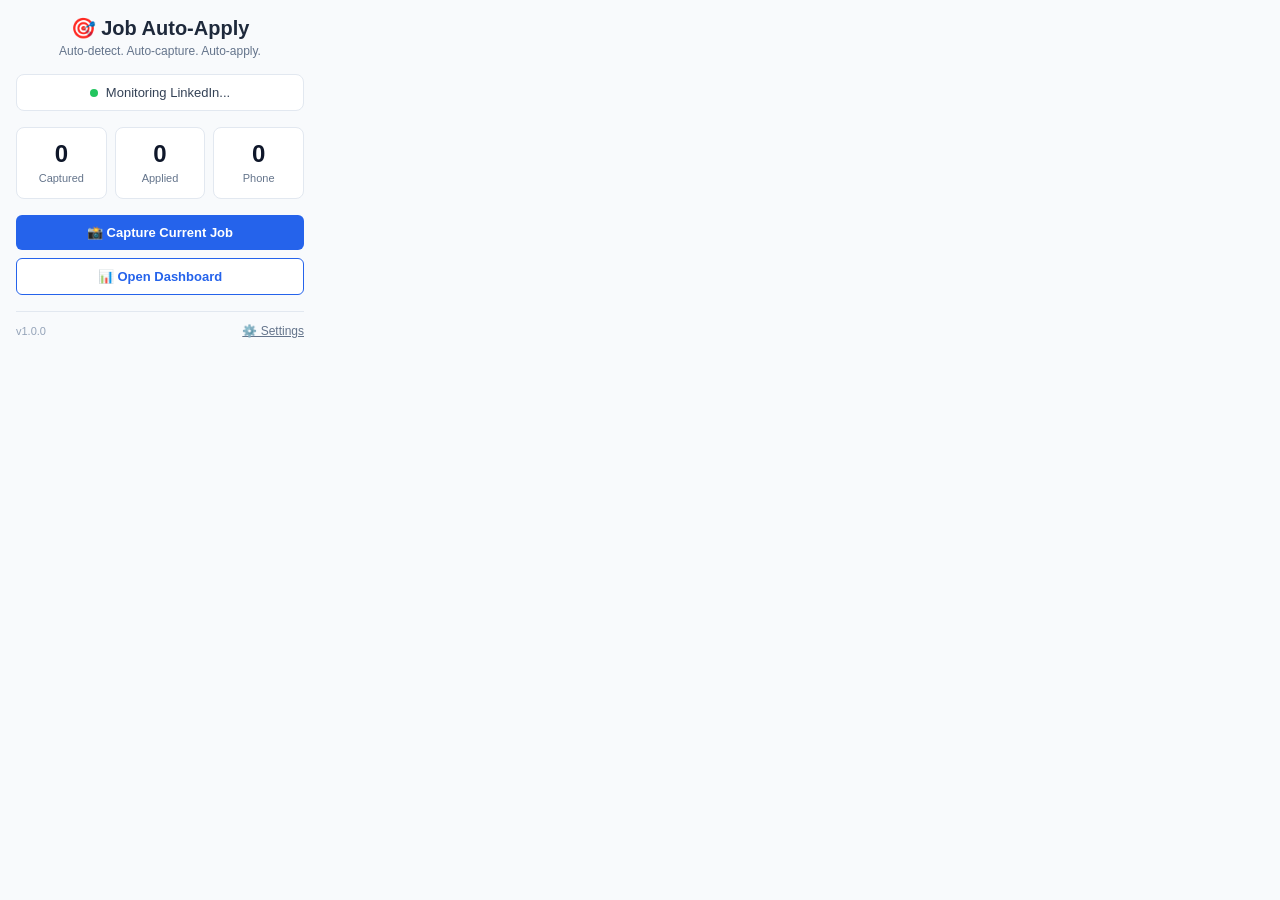
<file: extension/popup.html>
<!DOCTYPE html>
<html lang="en">
<head>
    <meta charset="UTF-8">
    <meta name="viewport" content="width=device-width, initial-scale=1.0">
    <title>Job Auto-Apply</title>
    <link rel="stylesheet" href="styles.css">
</head>
<body>
    <div class="popup-container">
        <header>
            <h1>🎯 Job Auto-Apply</h1>
            <p class="subtitle">Auto-detect. Auto-capture. Auto-apply.</p>
        </header>

        <div class="status-indicator" id="statusBar">
            <span class="status-dot"></span>
            <span id="statusText">Monitoring LinkedIn...</span>
        </div>

        <div class="stats-grid">
            <div class="stat-card">
                <span class="stat-number" id="capturedCount">0</span>
                <span class="stat-label">Captured</span>
            </div>
            <div class="stat-card">
                <span class="stat-number" id="appliedCount">0</span>
                <span class="stat-label">Applied</span>
            </div>
            <div class="stat-card">
                <span class="stat-number" id="phoneCount">0</span>
                <span class="stat-label">Phone</span>
            </div>
        </div>

        <div class="job-details" id="jobDetails" style="display: none;">
            <h3>Latest Captured Job</h3>
            <div class="detail-row">
                <label>Title:</label>
                <span id="jobTitle">-</span>
            </div>
            <div class="detail-row">
                <label>Company:</label>
                <span id="jobCompany">-</span>
            </div>
            <div class="detail-row">
                <label>Location:</label>
                <span id="jobLocation">-</span>
            </div>
            <div class="detail-row">
                <label>Contact:</label>
                <span id="jobContact">-</span>
            </div>
            <button id="applyBtn" class="btn-primary">📧 Send Application</button>
            <button id="viewDetailsBtn" class="btn-secondary">View Full Details</button>
        </div>

        <div class="actions">
            <button id="captureNowBtn" class="btn-primary">📸 Capture Current Job</button>
            <button id="openDashboardBtn" class="btn-secondary">📊 Open Dashboard</button>
        </div>

        <footer>
            <span class="version">v1.0.0</span>
            <button id="settingsBtn" class="link-btn">⚙️ Settings</button>
        </footer>
    </div>

    <script src="popup.js"></script>
</body>
</html>
</file>
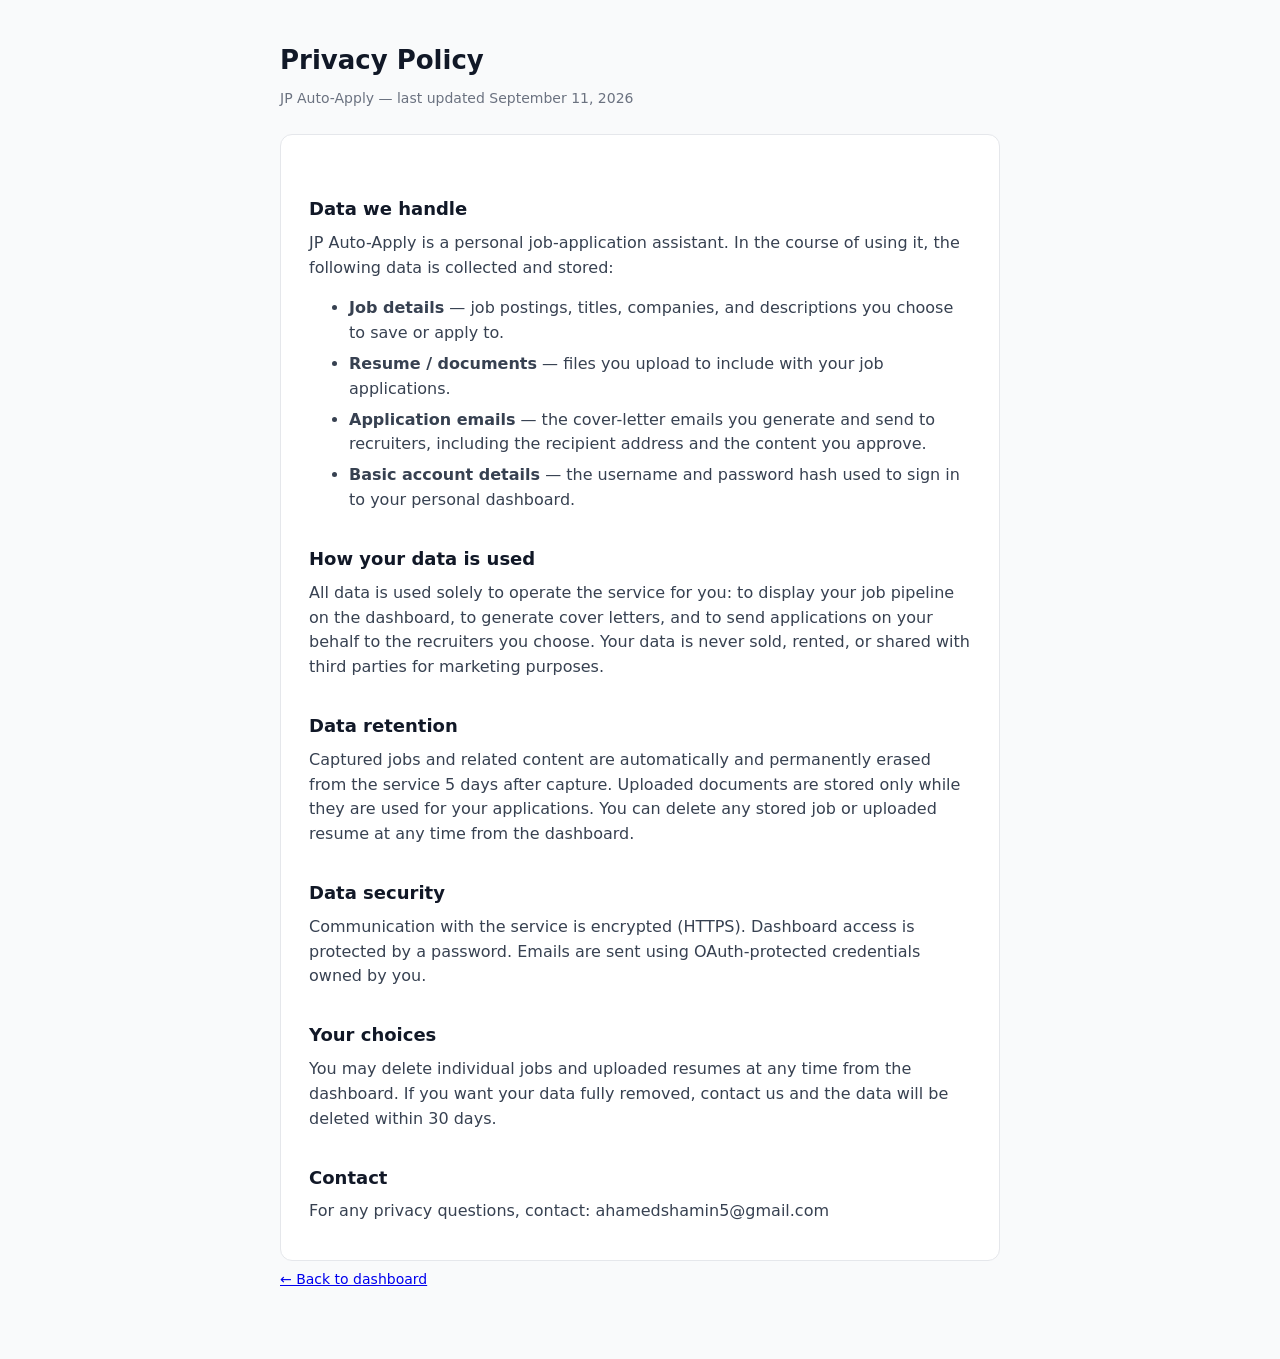
<file: backend/static/dashboard/privacy.html>
<!DOCTYPE html>
<html lang="en">
<head>
<meta charset="UTF-8">
<meta name="viewport" content="width=device-width, initial-scale=1.0">
<title>Privacy Policy — JP Auto-Apply</title>
<style>
  body{font-family:system-ui,-apple-system,"Segoe UI",Roboto,Arial,sans-serif;background:#f9fafb;color:#111827;margin:0;padding:0;line-height:1.55}
  .wrap{max-width:720px;margin:0 auto;padding:40px 20px 60px}
  h1{font-size:26px;margin:0 0 6px}
  h2{font-size:18px;margin:32px 0 8px}
  p{margin:8px 0;color:#374151}
  li{margin:6px 0;color:#374151}
  .muted{color:#6b7280;font-size:14px}
  .card{background:#fff;border:1px solid #e5e7eb;border-radius:12px;padding:28px;margin-top:24px}
</style>
</head>
<body>
<div class="wrap">
  <h1>Privacy Policy</h1>
  <p class="muted">JP Auto-Apply — last updated September 11, 2026</p>
  <div class="card">
    <h2>Data we handle</h2>
    <p>JP Auto-Apply is a personal job-application assistant. In the course of using it, the following data is collected and stored:</p>
    <ul>
      <li><strong>Job details</strong> — job postings, titles, companies, and descriptions you choose to save or apply to.</li>
      <li><strong>Resume / documents</strong> — files you upload to include with your job applications.</li>
      <li><strong>Application emails</strong> — the cover-letter emails you generate and send to recruiters, including the recipient address and the content you approve.</li>
      <li><strong>Basic account details</strong> — the username and password hash used to sign in to your personal dashboard.</li>
    </ul>

    <h2>How your data is used</h2>
    <p>All data is used solely to operate the service for you: to display your job pipeline on the dashboard, to generate cover letters, and to send applications on your behalf to the recruiters you choose. Your data is never sold, rented, or shared with third parties for marketing purposes.</p>

    <h2>Data retention</h2>
    <p>Captured jobs and related content are automatically and permanently erased from the service 5 days after capture. Uploaded documents are stored only while they are used for your applications. You can delete any stored job or uploaded resume at any time from the dashboard.</p>

    <h2>Data security</h2>
    <p>Communication with the service is encrypted (HTTPS). Dashboard access is protected by a password. Emails are sent using OAuth-protected credentials owned by you.</p>

    <h2>Your choices</h2>
    <p>You may delete individual jobs and uploaded resumes at any time from the dashboard. If you want your data fully removed, contact us and the data will be deleted within 30 days.</p>

    <h2>Contact</h2>
    <p>For any privacy questions, contact: ahamedshamin5@gmail.com</p>
  </div>
  <p class="muted"><a href="/dashboard">← Back to dashboard</a></p>
</div>
</body>
</html>
</file>
<file: extension/styles.css>
* {
    margin: 0;
    padding: 0;
    box-sizing: border-box;
}

body {
    font-family: -apple-system, BlinkMacSystemFont, 'Segoe UI', Roboto, sans-serif;
    width: 320px;
    background: #f8fafc;
}

.popup-container {
    padding: 16px;
}

header {
    text-align: center;
    margin-bottom: 16px;
}

header h1 {
    font-size: 20px;
    color: #1e293b;
    margin-bottom: 4px;
}

.subtitle {
    font-size: 12px;
    color: #64748b;
}

.status-indicator {
    display: flex;
    align-items: center;
    justify-content: center;
    gap: 8px;
    background: #fff;
    border: 1px solid #e2e8f0;
    border-radius: 8px;
    padding: 10px;
    margin-bottom: 16px;
}

.status-dot {
    width: 8px;
    height: 8px;
    border-radius: 50%;
    background: #22c55e;
    animation: pulse 2s infinite;
}

.status-dot.inactive {
    background: #f59e0b;
}

@keyframes pulse {
    0%, 100% { opacity: 1; }
    50% { opacity: 0.3; }
}

#statusText {
    font-size: 13px;
    color: #334155;
}

.stats-grid {
    display: grid;
    grid-template-columns: repeat(3, 1fr);
    gap: 8px;
    margin-bottom: 16px;
}

.stat-card {
    background: #fff;
    border: 1px solid #e2e8f0;
    border-radius: 8px;
    padding: 12px;
    text-align: center;
}

.stat-number {
    font-size: 24px;
    font-weight: 700;
    color: #0f172a;
    display: block;
}

.stat-label {
    font-size: 11px;
    color: #64748b;
}

.job-details {
    background: #fff;
    border: 1px solid #e2e8f0;
    border-radius: 8px;
    padding: 12px;
    margin-bottom: 16px;
}

.job-details h3 {
    font-size: 14px;
    color: #1e293b;
    margin-bottom: 8px;
}

.detail-row {
    display: flex;
    margin-bottom: 6px;
    font-size: 12px;
}

.detail-row label {
    min-width: 70px;
    color: #64748b;
    font-weight: 500;
}

.detail-row span {
    color: #334155;
    flex: 1;
    word-break: break-word;
}

.btn-primary {
    width: 100%;
    background: #2563eb;
    color: white;
    border: none;
    border-radius: 6px;
    padding: 10px;
    font-size: 13px;
    font-weight: 600;
    cursor: pointer;
    transition: background 0.2s;
    margin-bottom: 8px;
}

.btn-primary:hover {
    background: #1d4ed8;
}

.btn-primary:disabled {
    background: #94a3b8;
    cursor: not-allowed;
}

.btn-secondary {
    width: 100%;
    background: #fff;
    color: #2563eb;
    border: 1px solid #2563eb;
    border-radius: 6px;
    padding: 10px;
    font-size: 13px;
    font-weight: 600;
    cursor: pointer;
    transition: all 0.2s;
    margin-bottom: 8px;
}

.btn-secondary:hover {
    background: #eff6ff;
}

.actions {
    margin-bottom: 8px;
}

footer {
    display: flex;
    justify-content: space-between;
    align-items: center;
    border-top: 1px solid #e2e8f0;
    padding-top: 12px;
}

.version {
    font-size: 11px;
    color: #94a3b8;
}

.link-btn {
    background: none;
    border: none;
    color: #64748b;
    font-size: 12px;
    cursor: pointer;
    text-decoration: underline;
}

#toast {
    position: fixed;
    bottom: 16px;
    left: 50%;
    transform: translateX(-50%);
    background: #0f172a;
    color: white;
    padding: 8px 16px;
    border-radius: 6px;
    font-size: 12px;
    opacity: 0;
    transition: opacity 0.3s;
    z-index: 100;
    white-space: nowrap;
}

#toast.show {
    opacity: 1;
}
</file>
